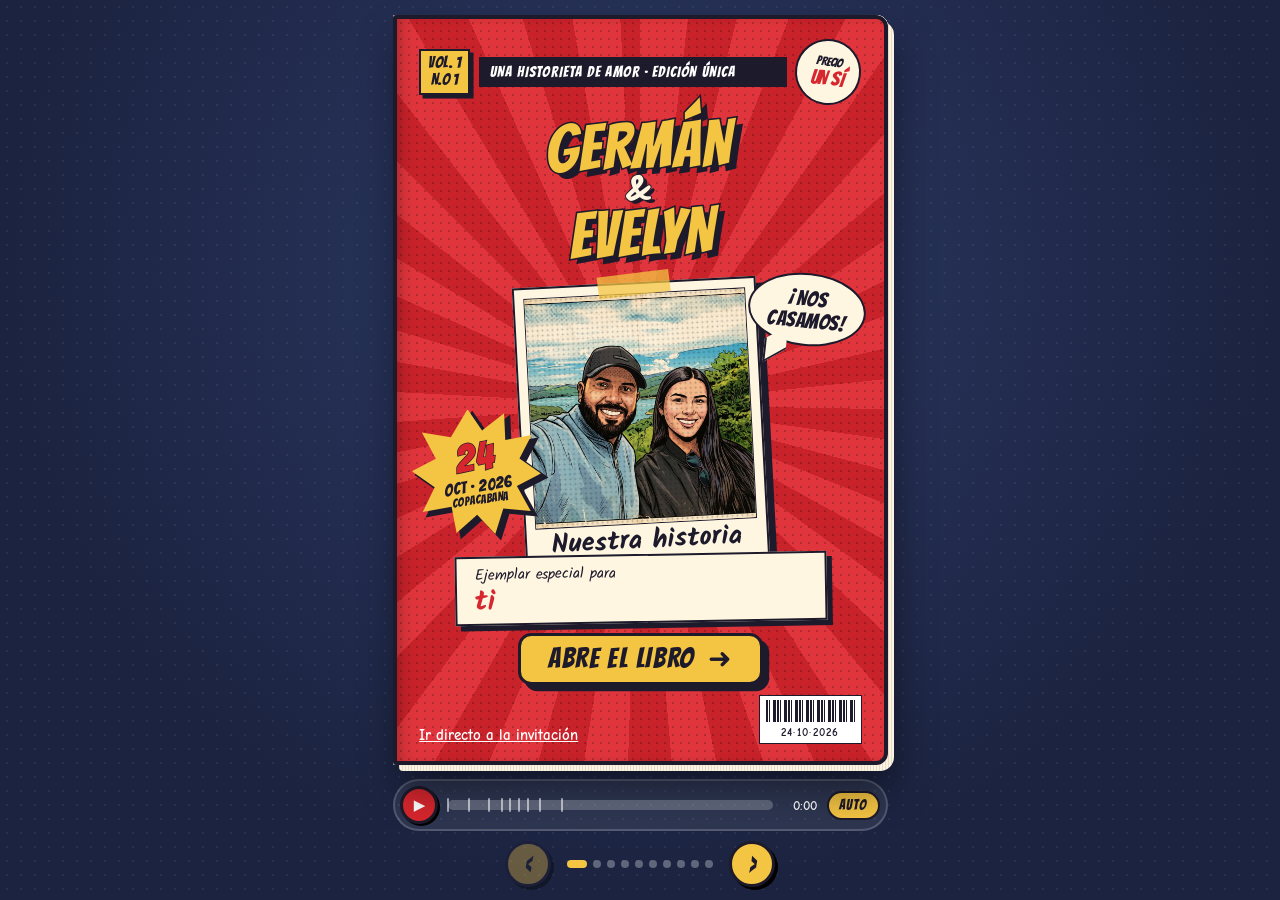
<file: index.html>
<!doctype html>
<html lang="es">
<head>
<meta charset="utf-8">
<meta name="viewport" content="width=device-width, initial-scale=1, viewport-fit=cover">
<title>Germán & Evelyn · Nuestra historia</title>
<meta name="description" content="Te invitamos a leer nuestra historia y a celebrar nuestro matrimonio el 24 de octubre de 2026 en Copacabana.">
<meta name="theme-color" content="#1b2340">

<!-- ===== Vista previa en WhatsApp / redes =====
     IMPORTANTE: reemplaza TU-USUARIO y TU-REPO por los de tu GitHub Pages
     (WhatsApp necesita la dirección completa de la imagen). -->
<meta property="og:type" content="website">
<meta property="og:site_name" content="Boda Germán & Evelyn">
<meta property="og:title" content="💍 Germán & Evelyn · ¡Nos casamos!">
<meta property="og:description" content="Sábado 24 de octubre de 2026 · Copacabana. Abre la invitación y lee nuestra historia.">
<meta property="og:image" content="https://kepler2412.github.io/invitacion-GE/assets/og-image.jpg">
<meta property="og:image:width" content="1200">
<meta property="og:image:height" content="630">
<meta property="og:url" content="https://kepler2412.github.io/invitacion-GE/">
<meta name="twitter:card" content="summary_large_image">
<link rel="icon" href="assets/favicon.svg" type="image/svg+xml">

<link rel="stylesheet" href="assets/fonts/fonts.css">

<style>
:root{
  --ink:#1d1a2b;
  --paper:#fbf4e6;
  --paper-2:#f3e7cf;
  --red:#d7262e;
  --red-d:#a3141b;
  --gold:#f4c443;
  --teal:#1f7a7a;
  --sky:#8fd3e8;
  --pink:#f5a3ad;
  --night:#1b2340;
  --leaf-w: min(92vw, calc((100svh - 150px) * .66), 520px);
}
*{box-sizing:border-box;margin:0;padding:0}
[hidden]{display:none!important}
html,body{height:100%}
body{
  font-family:"Comic Neue", "Comic Sans MS", system-ui, sans-serif;
  color:var(--ink);
  background:
    radial-gradient(rgba(255,255,255,.06) 1.2px, transparent 1.6px) 0 0/14px 14px,
    radial-gradient(ellipse at 50% 30%, #2d3a66 0%, var(--night) 70%);
  overflow:hidden;
  -webkit-tap-highlight-color:transparent;
}
.stage{
  height:100svh; display:flex; flex-direction:column; align-items:center; justify-content:center;
  gap:14px; padding:12px 0 calc(10px + env(safe-area-inset-bottom));
}

/* ================= LIBRO ================= */
.book{
  width:var(--leaf-w);
  height:clamp(calc(var(--leaf-w) * 1.5), calc(100svh - 150px), calc(var(--leaf-w) * 1.78));
  position:relative; perspective: 2200px;
}
.book::before{ /* bordes de hojas apiladas */
  content:""; position:absolute; inset:6px -6px -6px 6px; border-radius:4px 14px 14px 4px;
  background:repeating-linear-gradient(90deg,#e9dcc0 0 1px,#fbf4e6 1px 3px);
  box-shadow:0 18px 40px rgba(0,0,0,.45);
}
.leaf{
  position:absolute; inset:0; transform-origin:left center; container-type:size;
  transform-style:preserve-3d;
  transition: transform .95s cubic-bezier(.45,.05,.25,1);
}
.leaf.flipped{ transform: rotateY(-180deg); }
.leaf.gone{ visibility:hidden; }
.face{
  position:absolute; inset:0; backface-visibility:hidden; -webkit-backface-visibility:hidden;
  border-radius:3px 12px 12px 3px; overflow:hidden;
}
.face.back{
  transform:rotateY(180deg);
  background:linear-gradient(90deg,var(--paper-2),var(--paper));
  display:grid; place-items:center;
}
.face.back span{font-family:"Great Vibes",cursive; font-size:calc(var(--leaf-w) * .16); color:rgba(29,26,43,.12)}
.page{
  container-type:inline-size; /* el padding usa el ancho del libro (.leaf); el contenido, el de la página */
  background:
    radial-gradient(rgba(29,26,43,.07) .9px, transparent 1.2px) 0 0/7px 7px,
    var(--paper);
  padding:5cqi 5cqi 6cqi 6.5cqi;
  display:flex; flex-direction:column; gap:3cqi;
  box-shadow: inset 10px 0 18px -10px rgba(0,0,0,.35);
}
.page::after{ /* sombra que se mueve al pasar la hoja */
  content:""; position:absolute; inset:0; pointer-events:none;
  background:linear-gradient(90deg,rgba(0,0,0,.0),rgba(0,0,0,.25));
  opacity:0; transition:opacity .95s;
}
.leaf.turning .page::after{opacity:1}
.pagenum{position:absolute; bottom:1.8cqi; right:4cqi; font:700 2.8cqi "Comic Neue"; opacity:.45}

/* ================= ELEMENTOS DE HISTORIETA ================= */
.chapter{display:flex; align-items:center; gap:2.5cqi; flex-wrap:wrap}
.tag{
  font-family:"Bangers",cursive; letter-spacing:.06em; font-size:4cqi;
  background:var(--red); color:#fff; padding:.5cqi 2.5cqi; transform:skew(-8deg);
  border:.6cqi solid var(--ink); box-shadow:.9cqi .9cqi 0 var(--ink);
}
h2.title{
  font-family:"Bangers",cursive; font-weight:400; font-size:10cqi; line-height:.95; letter-spacing:.02em;
  color:var(--gold); -webkit-text-stroke:.55cqi var(--ink); paint-order:stroke fill;
  text-shadow:1cqi 1cqi 0 var(--ink);
}
.panel{
  position:relative; overflow:hidden; background:#fff;
  border:.8cqi solid var(--ink); box-shadow:1.4cqi 1.4cqi 0 var(--ink);
  border-radius:1.2cqi;
}
.panel img{width:100%; height:100%; object-fit:cover; display:block; filter:saturate(1.15) contrast(1.06)}
.panel.dots::after{
  content:""; position:absolute; inset:0; pointer-events:none; mix-blend-mode:multiply; opacity:.16;
  background:radial-gradient(#000 .7px, transparent 1.1px) 0 0/5px 5px;
}
.panel svg{width:100%; height:100%; display:block; overflow:visible}
.caption{
  background:var(--gold); border:.6cqi solid var(--ink); box-shadow:1cqi 1cqi 0 var(--ink);
  padding:2.2cqi 3cqi; font-size:4.1cqi; line-height:1.3; font-weight:700;
  text-align:justify; hyphens:auto; -webkit-hyphens:auto;
}
.caption.white{background:#fff}
.caption .who{font-family:"Bangers"; font-weight:400; letter-spacing:.05em; color:var(--red); margin-right:1cqi}
.bubble{
  position:absolute; background:#fff; border:.6cqi solid var(--ink); border-radius:5cqi;
  padding:1.6cqi 3cqi; font:700 3.8cqi/1.2 "Comic Neue"; z-index:2; max-width:62%;
  box-shadow:.8cqi .8cqi 0 rgba(0,0,0,.25);
}
.bubble::after{
  content:""; position:absolute; bottom:-3.4cqi; left:18%; width:4cqi; height:4cqi;
  background:#fff; border-right:.6cqi solid var(--ink); border-bottom:.6cqi solid var(--ink);
  transform:skew(30deg) rotate(35deg);
}
.burst{
  position:absolute; z-index:3; display:grid; place-items:center; text-align:center;
  font-family:"Bangers"; color:var(--ink); letter-spacing:.04em;
  background:var(--gold);
  clip-path:polygon(50% 0,61% 22%,85% 10%,77% 35%,100% 42%,79% 56%,94% 80%,67% 72%,58% 100%,46% 76%,22% 92%,27% 66%,0 58%,21% 43%,6% 18%,33% 27%);
  animation: pop 1.6s ease-in-out infinite;
}
@keyframes pop{0%,100%{transform:scale(1) rotate(-6deg)}50%{transform:scale(1.08) rotate(-2deg)}}
.polaroid{
  background:#fff; padding:1.6cqi 1.6cqi 5cqi; box-shadow:0 1.5cqi 3cqi rgba(0,0,0,.35);
  position:relative;
}
.polaroid img{width:100%; display:block; aspect-ratio:4/3; object-fit:cover}
.polaroid.inset{position:absolute; z-index:2; padding:1.2cqi 1.2cqi 4cqi}
.polaroid.inset small{font-size:3.6cqi; bottom:.6cqi}
.polaroid small{position:absolute; bottom:1.2cqi; left:0; right:0; text-align:center; font:400 4.4cqi "Great Vibes"; color:var(--ink)}
.tape{position:absolute; top:-2cqi; left:35%; width:30%; height:4.5cqi; background:rgba(244,196,67,.75); transform:rotate(-4deg)}
.next-hint{
  font-family:"Bangers"; letter-spacing:.06em; font-size:4.4cqi; text-align:right; color:var(--red);
}

/* ================= PORTADA ================= */
.cover{
  background:
    radial-gradient(rgba(0,0,0,.2) 1px, transparent 1.5px) 0 0/8px 8px,
    repeating-conic-gradient(from 0deg at 50% 52%, #e0353c 0 7deg, #c8222a 7deg 14deg);
  color:#fff; padding:4cqi 4.5cqi 3.5cqi; gap:2cqi; border:.9cqi solid var(--ink);
}
.c-top{display:flex; align-items:center; gap:2cqi}
.c-issue{flex:none; background:var(--gold); color:var(--ink); border:.6cqi solid var(--ink); box-shadow:.8cqi .8cqi 0 var(--ink);
  font:400 3.6cqi/1.05 "Bangers"; text-align:center; padding:1cqi 1.6cqi; letter-spacing:.03em}
.c-banner{flex:1; background:var(--ink); font:400 3.5cqi/1.15 "Bangers"; letter-spacing:.07em; padding:1.3cqi 2.4cqi}
.c-price{flex:none; width:15cqi; aspect-ratio:1; border-radius:50%; background:#fff6e2; color:var(--ink); border:.6cqi solid var(--ink);
  display:grid; place-content:center; text-align:center; font:400 2.8cqi/1 "Bangers"; transform:rotate(8deg)}
.c-price b{display:block; font-weight:400; font-size:4.6cqi; color:var(--red)}
.c-names{font:400 14.5cqi/.88 "Bangers"; text-align:center; letter-spacing:.02em; color:var(--gold);
  -webkit-text-stroke:.7cqi var(--ink); paint-order:stroke fill; text-shadow:1.4cqi 1.4cqi 0 var(--ink); transform:rotate(-2deg); margin:1cqi 0 0}
.c-names span{display:block; font:700 8cqi/1 "Kalam"; color:#fff6e2; -webkit-text-stroke:.45cqi var(--ink); text-shadow:.8cqi .8cqi 0 var(--ink); margin:-.5cqi 0}
.c-photo{position:relative; flex:1 1 auto; min-height:0; display:flex; justify-content:center; padding:2cqi 0 0}
.c-photo .polaroid{height:100%; aspect-ratio:.86; transform:rotate(-3deg); background:#fff6e2; border:.5cqi solid var(--ink);
  padding:2cqi 2cqi 9cqi; box-shadow:1.6cqi 1.6cqi 0 var(--ink)}
.c-photo .polaroid img{height:100%; aspect-ratio:auto; object-position:50% 30%; border:.4cqi solid var(--ink)}
.c-photo .polaroid::after{content:""; position:absolute; inset:2cqi 2cqi 9cqi; pointer-events:none; mix-blend-mode:multiply; opacity:.22;
  background:radial-gradient(#000 .8px, transparent 1.2px) 0 0/5px 5px}
.c-photo .polaroid small{font:700 6cqi/1 "Kalam"; bottom:2cqi; color:var(--ink)}
.c-photo .tape{top:-2.6cqi; height:5cqi}
.c-bubble{position:absolute; right:-1cqi; top:0; background:#fff6e2; color:var(--ink); border:.6cqi solid var(--ink); border-radius:50%;
  padding:3cqi 4cqi; font:400 4.8cqi/1 "Bangers"; text-align:center; letter-spacing:.03em; transform:rotate(6deg); z-index:3}
.c-bubble::after{content:""; position:absolute; left:16%; bottom:-3.4cqi; width:4.5cqi; height:5cqi; background:#fff6e2;
  border-left:.6cqi solid var(--ink); border-bottom:.6cqi solid var(--ink); transform:skewY(-35deg)}
.c-burst{position:absolute; left:-2cqi; bottom:6cqi; width:30cqi; aspect-ratio:1; z-index:3; display:grid; place-content:center; text-align:center;
  color:var(--ink); font:400 3.8cqi/1 "Bangers"; letter-spacing:.03em; transform:rotate(-8deg)}
.c-burst::before,.c-burst::after{content:""; position:absolute; inset:0; z-index:-1;
  clip-path:polygon(50% 0,59% 18%,78% 7%,76% 28%,97% 27%,85% 44%,100% 58%,80% 65%,88% 86%,67% 81%,58% 100%,46% 83%,28% 95%,27% 74%,4% 75%,16% 57%,0 42%,20% 35%,12% 13%,34% 20%)}
.c-burst::before{background:var(--ink); transform:translate(1cqi,1cqi)}
.c-burst::after{background:var(--gold); inset:.6cqi}
.c-burst b{display:block; font-weight:400; font-size:9cqi; color:var(--red); -webkit-text-stroke:.3cqi var(--ink); paint-order:stroke fill}
.c-burst small{font-size:2.8cqi}
.cover .for{align-self:center; background:#fff6e2; color:var(--ink); border:.6cqi solid var(--ink); box-shadow:1.2cqi 1.2cqi 0 var(--ink);
  padding:1.2cqi 4cqi 1.4cqi; font:400 3.4cqi "Kalam"; transform:rotate(-1deg); width:84%; margin-top:-5cqi; position:relative; z-index:4}
.cover .for strong{display:block; font:700 6.4cqi/1.05 "Kalam"; color:var(--red); word-break:break-word}
.c-open{align-self:center; display:flex; align-items:center; gap:3cqi; background:var(--gold); color:var(--ink); border:.7cqi solid var(--ink);
  border-radius:3cqi; box-shadow:1.4cqi 1.4cqi 0 var(--ink); padding:2cqi 6cqi; font:400 6.4cqi/1 "Bangers"; letter-spacing:.06em; cursor:pointer}
.c-open:active{transform:translate(.8cqi,.8cqi); box-shadow:.6cqi .6cqi 0 var(--ink)}
.c-open i{font-style:normal; display:inline-block; animation:nudge 1.3s ease-in-out infinite}
.c-open small{display:block; font:700 2.8cqi "Comic Neue"; letter-spacing:0; margin-top:.6cqi}
@keyframes nudge{50%{transform:translateX(1.5cqi)}}
.c-foot{display:flex; align-items:flex-end; justify-content:space-between; gap:2cqi}
.skip{background:none; border:0; color:#fff; font:700 3.3cqi "Comic Neue"; text-decoration:underline; cursor:pointer; padding:0}
.barcode{background:#fff; border:.4cqi solid var(--ink); padding:1cqi 1.4cqi .6cqi; text-align:center; color:var(--ink)}
.barcode i{display:block; width:20cqi; height:5cqi;
  background:repeating-linear-gradient(90deg,#1d1a2b 0 2px,transparent 2px 3px,#1d1a2b 3px 4px,transparent 4px 7px,#1d1a2b 7px 10px,transparent 10px 11px)}
.barcode span{font:700 2.4cqi "Comic Neue"; letter-spacing:.12em}

/* ================= ESCENAS SVG ================= */
.is-current .route{stroke-dasharray:6 7; animation:dash 1.2s linear infinite}
@keyframes dash{to{stroke-dashoffset:-26}}
.is-current .heart-pop{animation:heart 2.2s ease-in-out infinite; transform-origin:center; transform-box:fill-box}
@keyframes heart{0%,100%{transform:scale(.8)}50%{transform:scale(1.25)}}
.is-current .bob{animation:bob .35s ease-in-out infinite alternate}
@keyframes bob{to{transform:translateY(-2px)}}
.is-current .road-dash{animation:road .5s linear infinite}
@keyframes road{to{stroke-dashoffset:-50}}
.is-current .hills{animation:hills 9s linear infinite}
@keyframes hills{to{transform:translateX(-400px)}}
.is-current .cloud{animation:cloud 14s linear infinite}
@keyframes cloud{from{transform:translateX(420px)}to{transform:translateX(-160px)}}
.is-current .float-heart{animation:floatUp 3.2s ease-in infinite; transform-box:fill-box}
@keyframes floatUp{0%{transform:translateY(0) scale(.6);opacity:0}15%{opacity:1}100%{transform:translateY(-90px) scale(1.2);opacity:0}}
.is-current .speed{animation:speed .4s linear infinite}
@keyframes speed{from{transform:translateX(0);opacity:1}to{transform:translateX(-30px);opacity:0}}

/* Contraste culturas */
.versus{display:grid; grid-template-columns:1fr auto 1fr; align-items:stretch; gap:2cqi; padding:2.5cqi; background:#fff}
.versus .col{display:flex; flex-direction:column; gap:1.4cqi; font-size:3.5cqi; font-weight:700; text-align:center}
.versus .col h4{font-family:"Bangers"; font-weight:400; font-size:5.4cqi; letter-spacing:.04em; color:var(--teal)}
.versus .col:last-child h4{color:var(--red)}
.versus .col span{background:var(--paper); border:.4cqi solid var(--ink); border-radius:2cqi; padding:.9cqi .5cqi}
.versus .vs{font-family:"Bangers"; font-size:8cqi; align-self:center; color:var(--gold); -webkit-text-stroke:.4cqi var(--ink); paint-order:stroke fill}

/* ================= INVITACIÓN ================= */
.formal{background:
    radial-gradient(rgba(29,26,43,.05) .9px, transparent 1.2px) 0 0/7px 7px,
    linear-gradient(#fffaf0,#f7ecd6);
  text-align:center; align-items:center; overflow-y:auto; scrollbar-width:thin;
}
.frame{position:absolute; inset:2.6cqi; border:.5cqi solid #c9a24a; border-radius:2cqi; pointer-events:none}
.frame::after{content:""; position:absolute; inset:1.2cqi; border:.25cqi solid #c9a24a; border-radius:1.4cqi}
.dear{font-family:"Great Vibes"; font-size:11cqi; color:var(--red); line-height:1; margin-top:2cqi; word-break:break-word}
.lead{font-size:4cqi; line-height:1.35; max-width:88%}
.couple{font-family:"Great Vibes"; font-size:12cqi; line-height:1; color:var(--ink)}
.couple i{font-style:normal; color:#c9a24a; font-size:8cqi}
.datebox{display:flex; align-items:center; gap:3cqi; font-family:"Bangers"; letter-spacing:.06em}
.datebox .side{font-size:4.4cqi; border-top:.4cqi solid var(--ink); border-bottom:.4cqi solid var(--ink); padding:.8cqi 2cqi}
.datebox .day{font-size:15cqi; line-height:.9; color:var(--red); -webkit-text-stroke:.35cqi var(--ink); paint-order:stroke fill}
.countdown{display:flex; gap:2cqi}
.countdown div{background:var(--ink); color:#fff; border-radius:2cqi; padding:1.4cqi 2.4cqi; min-width:14cqi}
.countdown b{display:block; font-family:"Bangers"; font-weight:400; font-size:7cqi; color:var(--gold); line-height:1}
.countdown small{font-size:2.8cqi; text-transform:uppercase; letter-spacing:.05em}
.places{display:grid; gap:2.4cqi; width:90%}
.place{
  display:grid; grid-template-columns:auto 1fr; gap:2.5cqi; align-items:center; text-align:left;
  background:#fff; border:.5cqi solid var(--ink); border-radius:2.5cqi; padding:2.2cqi 3cqi; box-shadow:1cqi 1cqi 0 var(--ink);
}
.place .ico{font-size:8cqi}
.place h5{font-family:"Bangers"; font-weight:400; letter-spacing:.05em; font-size:4.6cqi; color:var(--red)}
.place p{font-size:3.6cqi; line-height:1.25; font-weight:700}
.place a{font-size:3.3cqi; color:var(--teal); font-weight:700}
.btn{
  display:inline-flex; align-items:center; justify-content:center; gap:1.5cqi;
  font:700 4cqi "Comic Neue"; padding:2cqi 4cqi; border-radius:999px; cursor:pointer;
  border:.6cqi solid var(--ink); box-shadow:.9cqi .9cqi 0 var(--ink); text-decoration:none;
  background:#fff; color:var(--ink); transition:transform .1s;
}
.btn:active{transform:translate(.6cqi,.6cqi); box-shadow:.3cqi .3cqi 0 var(--ink)}
.btn.yes{background:#2bb673; color:#fff}
.btn.no{background:#fff}
.btn.wa{background:#25d366; color:#fff}
.btn.gold{background:var(--gold)}
.btn[disabled]{opacity:.6; cursor:wait}
.rsvp-box{width:92%; display:flex; flex-direction:column; gap:3cqi; align-items:center}
.cupos{font-size:4cqi; font-weight:700; background:var(--gold); border:.5cqi solid var(--ink); padding:1.5cqi 3cqi; border-radius:2cqi}
.field{display:flex; flex-direction:column; gap:1cqi; width:100%; text-align:left; font:700 3.6cqi "Comic Neue"}
.field select,.field textarea{font:400 4cqi "Comic Neue"; padding:1.6cqi 2cqi; border:.5cqi solid var(--ink); border-radius:2cqi; background:#fff; width:100%}
.field textarea{min-height:15cqi; resize:none}
.choice{display:flex; gap:3cqi; flex-wrap:wrap; justify-content:center}
.result{font-size:4cqi; font-weight:700; padding:2.4cqi 3cqi; border-radius:2.5cqi; border:.5cqi dashed var(--ink); background:#fff; display:none}
.result.show{display:block}
.deadline{font-size:3.6cqi; font-weight:700; color:var(--red)}
.gift{display:grid; grid-template-columns:auto 1fr; gap:2.5cqi; align-items:center; text-align:left; width:92%;
  background:#fff; border:.5cqi dashed #c9a24a; border-radius:2.5cqi; padding:2cqi 3cqi; position:relative}
.gift-ico{font-size:9cqi; line-height:1}
.gift h5{font-family:"Bangers"; font-weight:400; letter-spacing:.05em; font-size:5cqi; color:var(--red)}
.gift p{font-size:3.5cqi; line-height:1.3; font-weight:700; text-align:justify; hyphens:auto; -webkit-hyphens:auto}
.thanks{font-family:"Great Vibes"; font-size:8.5cqi; line-height:1.05}
.circle-photo{width:30cqi; aspect-ratio:1; border-radius:50%; overflow:hidden; border:.8cqi solid #fff; box-shadow:0 0 0 .5cqi #c9a24a, 0 2cqi 4cqi rgba(0,0,0,.25)}
.circle-photo img{width:100%; height:100%; object-fit:cover; object-position:50% 20%}

/* ================= CONTROLES ================= */
.dock{width:var(--leaf-w); display:flex; flex-direction:column; gap:10px; align-items:center}
.player{width:100%; display:flex; align-items:center; gap:10px; background:rgba(255,255,255,.08); border:2px solid rgba(255,255,255,.18);
  border-radius:999px; padding:5px 6px 5px 5px; color:#fff; font:700 13px "Comic Neue"}
.pbtn{flex:none; width:38px; height:38px; border-radius:50%; border:3px solid var(--ink); background:var(--red); color:#fff; font:400 15px/1 system-ui;
  box-shadow:2px 2px 0 #000; cursor:pointer; display:grid; place-items:center; padding-left:2px}
.pbtn.playing{padding-left:0}
.track{position:relative; flex:1; height:10px; border-radius:999px; background:rgba(255,255,255,.22); cursor:pointer; touch-action:none}
.track .fill{position:absolute; inset:0 auto 0 0; width:0; border-radius:999px; background:var(--gold)}
.track .ticks i{position:absolute; top:-2px; width:2px; height:14px; margin-left:-1px; border-radius:2px; background:#fff; opacity:.55}
.time{flex:none; min-width:34px; text-align:right; font-variant-numeric:tabular-nums}
.auto{flex:none; border:2px solid rgba(255,255,255,.5); background:transparent; color:#fff; border-radius:999px; padding:5px 10px;
  font:400 14px "Bangers"; letter-spacing:.08em; cursor:pointer}
.auto.on{background:var(--gold); color:var(--ink); border-color:var(--ink)}
.controls{display:flex; align-items:center; gap:16px; color:#fff; font:700 15px "Comic Neue"}
.nav{
  width:46px; height:46px; border-radius:50%; border:3px solid var(--ink); background:var(--gold);
  font:400 24px "Bangers"; color:var(--ink); cursor:pointer; box-shadow:3px 3px 0 #000; display:grid; place-items:center;
}
.nav:disabled{opacity:.35; cursor:default}
.dots-ind{display:flex; gap:6px}
.dots-ind i{width:8px; height:8px; border-radius:50%; background:rgba(255,255,255,.3); transition:.3s}
.dots-ind i.on{background:var(--gold); width:20px; border-radius:6px}
@media (prefers-reduced-motion: reduce){ .leaf{transition-duration:.01s} *{animation:none!important} }
</style>
</head>
<body>

<!-- Personajes reutilizables -->
<svg width="0" height="0" style="position:absolute" aria-hidden="true">
  <defs>
    <symbol id="chibi-g" viewBox="0 0 40 60">
      <rect x="9" y="30" width="22" height="24" rx="7" fill="#fff" stroke="#1d1a2b" stroke-width="1.6"/>
      <circle cx="9" cy="20" r="2.6" fill="#d39a72" stroke="#1d1a2b" stroke-width="1.2"/>
      <circle cx="31" cy="20" r="2.6" fill="#d39a72" stroke="#1d1a2b" stroke-width="1.2"/>
      <circle cx="20" cy="19" r="11" fill="#d9a27c" stroke="#1d1a2b" stroke-width="1.6"/>
      <path d="M10.5 20 Q11 30 20 31 Q29 30 29.5 20 Q27 27 20 27.5 Q13 27 10.5 20Z" fill="#2a1d16"/>
      <path d="M16.5 24.5 Q20 27 23.5 24.5" stroke="#fff" stroke-width="1.4" fill="none" stroke-linecap="round"/>
      <circle cx="16" cy="18.5" r="1.5" fill="#1d1a2b"/><circle cx="24" cy="18.5" r="1.5" fill="#1d1a2b"/>
      <g fill="#1b1410" stroke="#1d1a2b" stroke-width=".8">
        <circle cx="12" cy="11" r="4"/><circle cx="16.5" cy="7.5" r="4.4"/><circle cx="22" cy="7" r="4.4"/>
        <circle cx="27.5" cy="10" r="4"/><circle cx="19.5" cy="10" r="4"/>
      </g>
    </symbol>
    <symbol id="chibi-e" viewBox="0 0 40 60">
      <path d="M8 18 Q8 5 20 5 Q32 5 32 18 L34 50 Q27 54 20 51 Q13 54 6 50Z" fill="#120d0d"/>
      <rect x="10.5" y="31" width="19" height="23" rx="7" fill="#f06b7a" stroke="#1d1a2b" stroke-width="1.6"/>
      <circle cx="20" cy="19" r="10.5" fill="#f2caa6" stroke="#1d1a2b" stroke-width="1.6"/>
      <path d="M9.4 19 Q9.5 7 20 7 Q30.5 7 30.6 19 Q27 11.5 21 12 Q14 11.5 9.4 19Z" fill="#120d0d"/>
      <circle cx="16" cy="20" r="1.5" fill="#1d1a2b"/><circle cx="24" cy="20" r="1.5" fill="#1d1a2b"/>
      <circle cx="13.5" cy="23.5" r="1.8" fill="#f59aa0" opacity=".7"/><circle cx="26.5" cy="23.5" r="1.8" fill="#f59aa0" opacity=".7"/>
      <path d="M17.5 25 Q20 27.6 22.5 25" stroke="#d7262e" stroke-width="1.8" fill="none" stroke-linecap="round"/>
    </symbol>
    <symbol id="chibi-h" viewBox="0 0 40 60">
      <rect x="11" y="33" width="18" height="20" rx="6" fill="#d7262e" stroke="#1d1a2b" stroke-width="1.6"/>
      <circle cx="20" cy="23" r="10" fill="#f0c7a2" stroke="#1d1a2b" stroke-width="1.6"/>
      <path d="M10 22 Q10 12 20 12 Q30 12 30 22 Q27 16 20 17 Q14 16 10 22Z" fill="#3a2418"/>
      <circle cx="16.5" cy="24" r="1.4" fill="#1d1a2b"/><circle cx="23.5" cy="24" r="1.4" fill="#1d1a2b"/>
      <path d="M16.5 27.5 Q20 31 23.5 27.5" stroke="#1d1a2b" stroke-width="1.3" fill="#fff" stroke-linecap="round"/>
    </symbol>
    <symbol id="moto" viewBox="0 0 130 70">
      <circle cx="26" cy="52" r="14" fill="#1d1a2b"/><circle cx="26" cy="52" r="7" fill="#c9c9d1" stroke="#1d1a2b" stroke-width="2"/>
      <circle cx="104" cy="52" r="14" fill="#1d1a2b"/><circle cx="104" cy="52" r="7" fill="#c9c9d1" stroke="#1d1a2b" stroke-width="2"/>
      <path d="M30 50 L58 50 L66 40 L44 40Z" fill="#8e8e99" stroke="#1d1a2b" stroke-width="2"/>
      <path d="M18 40 L48 37 L90 30 L100 40 L72 46 L40 48 Q22 49 18 40Z" fill="#d7262e" stroke="#1d1a2b" stroke-width="2.4" stroke-linejoin="round"/>
      <path d="M22 37 Q40 30 64 31 L62 37 L24 41Z" fill="#1d1a2b"/>
      <path d="M64 30 Q74 22 88 26 L92 32 L70 36Z" fill="#e8343c" stroke="#1d1a2b" stroke-width="2"/>
      <line x1="96" y1="22" x2="104" y2="52" stroke="#1d1a2b" stroke-width="3.5"/>
      <path d="M90 18 L100 14" stroke="#1d1a2b" stroke-width="3" stroke-linecap="round"/>
      <circle cx="104" cy="26" r="4.5" fill="#f4c443" stroke="#1d1a2b" stroke-width="2"/>
      <path d="M10 46 L30 47" stroke="#8e8e99" stroke-width="4" stroke-linecap="round"/>
      <text x="70" y="44" font-family="Bangers" font-size="7" fill="#fff">AKT 110</text>
    </symbol>
    <symbol id="heart" viewBox="0 0 24 22"><path d="M12 21 C-6 9 4 -4 12 5 C20 -4 30 9 12 21Z" fill="#d7262e" stroke="#1d1a2b" stroke-width="1.5"/></symbol>
  </defs>
</svg>

<audio id="audio" preload="metadata"></audio>

<main class="stage">
  <div class="book" id="book" aria-live="polite">

    <!-- 0 · PORTADA -->
    <section class="leaf"><div class="face front page cover">
      <div class="c-top">
        <div class="c-issue">VOL. 1<br>N.º 1</div>
        <div class="c-banner">UNA HISTORIETA DE AMOR · EDICIÓN ÚNICA</div>
        <div class="c-price">PRECIO<b>UN SÍ</b></div>
      </div>
      <h1 class="c-names">GERMÁN<span>&amp;</span>EVELYN</h1>
      <div class="c-photo">
        <div class="polaroid"><div class="tape"></div><img src="assets/fotos/selfie-juntos.jpg" alt="Germán y Evelyn"><small>Nuestra historia</small></div>
        <div class="c-bubble">¡NOS<br>CASAMOS!</div>
        <div class="c-burst"><b class="js-day">24</b><span class="js-month">OCT · 2026</span><small class="js-city">COPACABANA</small></div>
      </div>
      <div class="for">Ejemplar especial para<strong class="js-name">ti</strong></div>
      <button class="c-open" type="button" id="openBook">ABRE EL LIBRO <i>➜</i></button>
      <div class="c-foot">
        <button class="skip" type="button" data-goto>Ir directo a la invitación</button>
        <div class="barcode" aria-hidden="true"><i></i><span class="js-barcode">24·10·2026</span></div>
      </div>
    </div><div class="face back"><span>G&amp;E</span></div></section>

    <!-- 1 · EL ORIGEN -->
    <section class="leaf"><div class="face front page">
      <div class="chapter"><span class="tag">CAPÍTULO 1</span><h2 class="title">El origen</h2></div>
      <div class="panel" style="flex:1 1 auto; min-height:0">
        <svg viewBox="0 0 300 230" preserveAspectRatio="xMidYMid meet" role="img" aria-label="Mapa de Antioquia de Apartadó a Medellín">
          <rect x="-200" y="-300" width="700" height="830" fill="#9fd8ea"/>
          <g stroke="#fff" stroke-opacity=".5" fill="none"><path d="M5 40 q10 -5 20 0 t20 0"/><path d="M8 110 q10 -5 20 0 t20 0"/><path d="M250 205 q10 -5 20 0 t20 0"/></g>
          <path d="M55 28 L92 16 L138 30 L176 20 L218 36 L250 68 L256 112 L238 152 L216 192 L180 226 L138 232 L118 204 L104 168 L94 130 L76 98 L58 82 L50 56Z"
                fill="#f6dc8f" stroke="#1d1a2b" stroke-width="2.5" stroke-linejoin="round"/>
          <g fill="#8cc06b" stroke="#1d1a2b" stroke-width="1.2"><path d="M150 205 l12 -20 l12 20Z"/><path d="M165 210 l14 -24 l14 24Z"/><path d="M190 200 l10 -16 l10 16Z"/></g>
          <g fill="#3f9a4a"><circle cx="66" cy="70" r="5"/><circle cx="76" cy="78" r="4"/><circle cx="60" cy="88" r="4"/></g>
          <text x="18" y="22" font-family="Bangers" font-size="11" fill="#1d6f8a" letter-spacing="1">GOLFO DE URABÁ</text>
          <path class="route" d="M80 62 Q92 160 180 176" fill="none" stroke="#d7262e" stroke-width="3" stroke-linecap="round"/>
          <g transform="translate(118 118)"><rect x="-26" y="-10" width="52" height="18" rx="4" fill="#1d1a2b"/><text x="0" y="3.5" text-anchor="middle" font-family="Bangers" font-size="11" fill="#f4c443" letter-spacing=".5">+300 KM</text></g>
          <!-- Apartadó -->
          <g transform="translate(80 62)"><path d="M0 0 C-8 -10 -8 -18 0 -18 C8 -18 8 -10 0 0Z" fill="#d7262e" stroke="#1d1a2b" stroke-width="1.5"/><circle cy="-12" r="3" fill="#fff"/></g>
          <use href="#chibi-g" x="88" y="34" width="26" height="39"/>
          <g transform="translate(86 92)"><rect x="-2" y="-9" width="56" height="13" rx="3" fill="#fff" stroke="#1d1a2b"/><text x="26" y="1" text-anchor="middle" font-family="Bangers" font-size="10" fill="#1d1a2b">APARTADÓ</text></g>
          <!-- Medellín -->
          <g transform="translate(180 176)"><path d="M0 0 C-8 -10 -8 -18 0 -18 C8 -18 8 -10 0 0Z" fill="#d7262e" stroke="#1d1a2b" stroke-width="1.5"/><circle cy="-12" r="3" fill="#fff"/></g>
          <use href="#chibi-e" x="190" y="140" width="26" height="39"/>
          <g transform="translate(150 196)"><rect x="-2" y="-9" width="56" height="13" rx="3" fill="#fff" stroke="#1d1a2b"/><text x="26" y="1" text-anchor="middle" font-family="Bangers" font-size="10" fill="#1d1a2b">MEDELLÍN</text></g>
          <use class="heart-pop" href="#heart" x="160" y="60" width="26" height="24"/>
        </svg>
      </div>
      <div style="display:grid; grid-template-columns:1fr 34%; gap:3cqi; align-items:center">
        <div class="caption">Hace 8 años, Medellín y Apartadó estaban a más de 300 kilómetros… pero el destino decidió recortar el camino, y de repente la distancia entre nosotros se volvió <b style="color:var(--red)">cero</b>.</div>
        <div class="polaroid" style="transform:rotate(4deg)"><div class="tape"></div><img src="assets/ilustraciones/cap1-2018.jpg" alt="Germán y Evelyn en 2018"><small>sept · 2018</small></div>
      </div>
      <span class="pagenum">1</span>
    </div><div class="face back"><span>G&amp;E</span></div></section>

    <!-- 2 · LA AKT 110 -->
    <section class="leaf"><div class="face front page">
      <div class="chapter"><span class="tag">CAPÍTULO 2</span><h2 class="title">La AKT 110 roja</h2></div>
      <div class="panel" style="flex:1 1 auto; min-height:0; max-height:62cqi">
        <svg viewBox="0 0 400 260" preserveAspectRatio="xMidYMid meet" role="img" aria-label="Germán y Evelyn en la moto roja">
          <defs><linearGradient id="sky1" x1="0" y1="0" x2="0" y2="1"><stop offset="0" stop-color="#7cc8e6"/><stop offset="1" stop-color="#ffe7b0"/></linearGradient></defs>
          <rect x="-200" y="-300" width="800" height="400" fill="#7cc8e6"/><rect width="400" height="260" fill="url(#sky1)"/><rect x="-200" y="196" width="800" height="400" fill="#3c3c4a"/>
          <circle cx="320" cy="60" r="28" fill="#ffd34d" stroke="#1d1a2b" stroke-width="2.5"/>
          <g class="cloud"><path d="M40 50 a14 14 0 0 1 26 -6 a12 12 0 0 1 22 6 a10 10 0 0 1 0 20 h-48 a10 10 0 0 1 0 -20Z" fill="#fff" stroke="#1d1a2b" stroke-width="2"/></g>
          <g class="hills">
            <path d="M0 200 L40 130 L90 175 L140 110 L200 180 L250 125 L310 185 L360 120 L400 170 L440 130 L490 175 L540 110 L600 180 L650 125 L710 185 L760 120 L800 170 L800 200Z" fill="#6fb35b" stroke="#1d1a2b" stroke-width="2.2" stroke-linejoin="round"/>
            <g fill="#2f7d3a" stroke="#1d1a2b" stroke-width="1.5">
              <path d="M60 196 l6 -26 l6 26Z"/><path d="M180 196 l6 -22 l6 22Z"/><path d="M330 196 l6 -26 l6 26Z"/>
              <path d="M460 196 l6 -26 l6 26Z"/><path d="M580 196 l6 -22 l6 22Z"/><path d="M730 196 l6 -26 l6 26Z"/>
            </g>
          </g>
          <rect x="-200" y="196" width="800" height="64" fill="#3c3c4a" stroke="#1d1a2b" stroke-width="2.5"/>
          <line class="road-dash" x1="-200" y1="232" x2="620" y2="232" stroke="#f4c443" stroke-width="5" stroke-dasharray="28 22"/>
          <g stroke="#1d1a2b" stroke-width="3" stroke-linecap="round">
            <line class="speed" x1="60" y1="170" x2="100" y2="170"/><line class="speed" x1="40" y1="186" x2="90" y2="186" style="animation-delay:.15s"/><line class="speed" x1="70" y1="154" x2="104" y2="154" style="animation-delay:.25s"/>
          </g>
          <g class="bob">
            <use href="#chibi-e" x="133" y="120" width="44" height="66"/>
            <use href="#chibi-g" x="166" y="114" width="46" height="69"/>
            <use href="#moto" x="110" y="138" width="170" height="92"/>
          </g>
          <use class="heart-pop" href="#heart" x="196" y="88" width="22" height="20"/>
        </svg>
        <div class="burst" style="width:30cqi; height:22cqi; top:3cqi; left:3cqi; font-size:6cqi">BRRRUM!</div>
      </div>
      <div class="panel dots" style="flex:1 1 auto; min-height:22cqi"><img src="assets/ilustraciones/cap2-mirador.jpg" alt="Germán y Evelyn en un mirador" style="object-position:50% 45%">
        <div class="bubble" style="right:3cqi; top:3cqi; max-width:50%">¡Kilómetros y kilómetros juntos! 🛣️</div></div>
      <div class="caption white">Montados en la AKT 110 roja empezamos a recorrer un camino juntos. No siempre fue fácil: nos tocó enlazar costumbres, acoplar dos familias, entender nuestras diferencias y construir día a día nuestro propio hogar.</div>
      <span class="pagenum">2</span>
    </div><div class="face back"><span>G&amp;E</span></div></section>

    <!-- 3 · DOS MUNDOS -->
    <section class="leaf"><div class="face front page">
      <div class="chapter"><span class="tag">CAPÍTULO 3</span><h2 class="title">Dos mundos, un hogar</h2></div>
      <div style="flex:1 1 auto; min-height:0; display:grid; grid-template-columns:1fr 1fr; gap:3cqi">
        <div class="panel dots"><img src="assets/ilustraciones/cap3-gorra-roja.jpg" alt="Germán y Evelyn sonriendo" style="object-position:45% 40%">
          <div class="bubble" style="left:2.5cqi; bottom:3cqi; max-width:88%; font-size:3.4cqi">¡Paisa + urabaense = combo perfecto!</div></div>
        <div class="panel dots"><img src="assets/ilustraciones/cap3-jardin.jpg" alt="Evelyn y Germán en un jardín" style="object-position:58% 40%"></div>
      </div>
      <div class="panel versus">
        <div class="col"><h4>Medellín</h4><span>🏔️ Montañas</span><span>🧥 Fresquito</span><span>🫘 Frijolitos</span></div>
        <div class="vs">VS</div>
        <div class="col"><h4>Urabá</h4><span>🌊 Mar</span><span>☀️ Calorcito</span><span>🐟 Pescado y patacón</span></div>
      </div>
      <div class="caption">Fueron años de aprender a querernos en lo cotidiano, de reírnos de los contrastes, de crecer, emprender y soñar con un futuro en común.</div>
      <span class="pagenum">3</span>
    </div><div class="face back"><span>G&amp;E</span></div></section>

    <!-- 4 · LA GRAN NOTICIA -->
    <section class="leaf"><div class="face front page">
      <div class="chapter"><span class="tag">CAPÍTULO 4</span><h2 class="title">La gran noticia</h2></div>
      <div class="panel dots" style="flex:1 1 auto; min-height:0">
        <img src="assets/ilustraciones/cap4-esperando.jpg" alt="Evelyn y Germán esperando a su bebé" style="object-position:60% 55%">
        <div class="burst" style="width:40cqi; height:28cqi; top:4cqi; left:3cqi; font-size:6.4cqi">¡SORPRESA!</div>
        <div class="bubble" style="right:4cqi; bottom:6cqi; max-width:52%">¡Vamos a ser tres! 💛</div>
      </div>
      <div class="caption">Un día, la historia dio el giro más bonito de todos: la familia iba a crecer.</div>
      <span class="pagenum">4</span>
    </div><div class="face back"><span>G&amp;E</span></div></section>

    <!-- 5 · NUESTRO TESORO -->
    <section class="leaf"><div class="face front page">
      <div class="chapter"><span class="tag">CAPÍTULO 5</span><h2 class="title">Nuestro tesoro</h2></div>
      <div style="flex:1 1 auto; min-height:0; display:grid; grid-template-rows:1.15fr 1fr; gap:3cqi">
        <div class="panel dots"><img src="assets/ilustraciones/cap5-finca.jpg" alt="Familia en la finca con el bebé" style="object-position:50% 40%"></div>
        <div class="panel dots"><img src="assets/ilustraciones/cap5-escaleras.jpg" alt="Familia sentada bajo las flores" style="object-position:50% 78%">
          <div class="bubble" style="right:3cqi; top:3cqi; max-width:50%">¡Bienvenido, campeón! 💛</div></div>
      </div>
      <div class="caption">Y llegó él, nuestro mayor tesoro, a llenarlo todo de risas. Dos familias se volvieron una sola. 👨‍👩‍👦</div>
      <span class="pagenum">5</span>
    </div><div class="face back"><span>G&amp;E</span></div></section>

    <!-- 6 · CRECIENDO JUNTOS -->
    <section class="leaf"><div class="face front page">
      <div class="chapter"><span class="tag">CAPÍTULO 6</span><h2 class="title">Creciendo juntos</h2></div>
      <div style="flex:1 1 auto; min-height:0; display:grid; grid-template-columns:1fr 1fr; grid-template-rows:1.15fr 1fr; gap:3cqi">
        <div class="panel dots" style="grid-column:1/3"><img src="assets/ilustraciones/cap6-moto.jpg" alt="Familia junto a la moto" style="object-position:50% 35%">
          <div class="bubble" style="left:3cqi; top:3cqi; max-width:52%">¡La moto roja ya tiene copiloto nuevo! 🏍️</div></div>
        <div class="panel dots"><img src="assets/ilustraciones/cap6-noche.jpg" alt="Familia de noche" style="object-position:45% 40%"></div>
        <div class="panel dots"><img src="assets/ilustraciones/cap6-restaurante.jpg" alt="Familia haciendo caras chistosas" style="object-position:40% 65%">
          <div class="burst" style="width:22cqi; height:16cqi; right:1cqi; top:1cqi; font-size:3.8cqi">¡JAJA!</div></div>
      </div>
      <div class="caption">Navidades, madrugadas, aprendizajes y mucho amor: cada día construyendo nuestro propio hogar.</div>
      <span class="pagenum">6</span>
    </div><div class="face back"><span>G&amp;E</span></div></section>

    <!-- 7 · EL DESTINO -->
    <section class="leaf"><div class="face front page">
      <div class="chapter"><span class="tag">CAPÍTULO 7</span><h2 class="title">El destino</h2></div>
      <div class="panel" style="flex:1 1 auto; min-height:0">
        <svg viewBox="0 0 400 260" preserveAspectRatio="xMidYMid meet" role="img" aria-label="La familia llega a la iglesia">
          <defs><linearGradient id="sky2" x1="0" y1="0" x2="0" y2="1"><stop offset="0" stop-color="#f7a8b0"/><stop offset=".6" stop-color="#ffd59a"/><stop offset="1" stop-color="#fff1c9"/></linearGradient></defs>
          <rect x="-200" y="-300" width="800" height="400" fill="#f7a8b0"/><rect x="-200" y="0" width="800" height="260" fill="url(#sky2)"/><rect x="-200" y="230" width="800" height="400" fill="#7cbc63"/>
          <path d="M-200 200 Q-100 160 0 190 Q80 150 160 180 T400 170 Q500 160 600 180 V300 H-200Z" fill="#7cbc63" stroke="#1d1a2b" stroke-width="2.2"/>
          <path d="M-10 260 Q120 222 250 214 L300 214 L300 222 Q160 236 40 260Z" fill="#3c3c4a" stroke="#1d1a2b" stroke-width="2"/>
          <!-- Iglesia -->
          <g stroke="#1d1a2b" stroke-width="2.4" stroke-linejoin="round">
            <rect x="262" y="120" width="104" height="96" fill="#fffaf0"/>
            <path d="M252 122 L314 78 L376 122Z" fill="#c64a3a"/>
            <rect x="296" y="46" width="36" height="60" fill="#fffaf0"/>
            <path d="M290 48 L314 22 L338 48Z" fill="#c64a3a"/>
            <path d="M314 22 V6 M307 12 H321" stroke-width="3"/>
            <path d="M306 72 a8 8 0 0 1 16 0 v12 h-16Z" fill="#f4c443"/>
            <path d="M298 216 V178 a16 16 0 0 1 32 0 V216Z" fill="#8a4b2c"/>
            <rect x="272" y="140" width="16" height="24" rx="8" fill="#9fd8ea"/><rect x="340" y="140" width="16" height="24" rx="8" fill="#9fd8ea"/>
          </g>
          <use href="#moto" x="40" y="182" width="96" height="52"/>
          <use href="#chibi-g" x="196" y="160" width="40" height="60"/>
          <use href="#chibi-h" x="226" y="178" width="30" height="45"/>
          <use href="#chibi-e" x="250" y="160" width="38" height="57"/>
          <use class="float-heart" href="#heart" x="214" y="140" width="18" height="16"/>
          <use class="float-heart" href="#heart" x="246" y="130" width="14" height="13" style="animation-delay:1.1s"/>
          <use class="float-heart" href="#heart" x="280" y="146" width="16" height="15" style="animation-delay:2s"/>
          <g transform="translate(110 40) rotate(-6)"><rect x="-70" y="-16" width="140" height="30" fill="#fff" stroke="#1d1a2b" stroke-width="2.4"/><text y="7" text-anchor="middle" font-family="Bangers" font-size="20" fill="#d7262e" letter-spacing="1">24 · 10 · 2026</text></g>
        </svg>
      </div>
      <div class="caption white">Hoy, cada kilómetro recorrido nos trajo hasta aquí, convencidos de que no hay mejor compañero de viaje para el resto de la vida.</div>
      <div class="next-hint">CONTINUARÁ… ¡CONTIGO! ➜</div>
      <span class="pagenum">7</span>
    </div><div class="face back"><span>G&amp;E</span></div></section>

    <!-- 8 · INVITACIÓN -->
    <section class="leaf"><div class="face front page formal">
      <div class="frame"></div>
      <div class="dear js-name">Querida familia y amigos</div>
      <p class="lead">con la bendición de Dios y el amor de nuestro hijo, tenemos el honor de invitarte a celebrar nuestro matrimonio</p>
      <div class="couple">Germán <i>&amp;</i> Evelyn</div>
      <div class="datebox"><span class="side">SÁBADO</span><span class="day">24</span><span class="side">OCT · 2026</span></div>
      <div class="countdown" id="countdown" aria-label="Cuenta regresiva"></div>
      <div class="places">
        <div class="place"><span class="ico">⛪</span><div>
          <h5>Ceremonia · 4:00 p. m.</h5>
          <p class="js-ceremonia">Iglesia San Juan de la Tasajera<br>Copacabana, Antioquia</p>
          <a class="js-map-ceremonia" target="_blank" rel="noopener">📍 Cómo llegar</a>
        </div></div>
        <div class="place"><span class="ico">🍽️</span><div>
          <h5>Cena · después de la ceremonia</h5>
          <p class="js-cena">Restaurante El Pimiento Rojo</p>
          <a class="js-map-cena" target="_blank" rel="noopener">📍 Cómo llegar</a>
        </div></div>
      </div>
      <a class="btn gold js-calendar" target="_blank" rel="noopener">📅 Agregar a mi calendario</a>
      <div style="height:3cqi;flex:none"></div>
      <span class="pagenum">8</span>
    </div><div class="face back"><span>G&amp;E</span></div></section>

    <!-- 9 · CONFIRMACIÓN -->
    <section class="leaf"><div class="face front page formal" style="justify-content:center">
      <div class="frame"></div>
      <div class="circle-photo"><img src="assets/ilustraciones/cap6-noche.jpg" alt="Germán, Evelyn y su hijo" style="object-position:50% 45%"></div>
      <h2 class="title" style="font-size:9cqi">¿Nos acompañas?</h2>
      <div class="rsvp-box">
        <div class="cupos js-cupos" hidden></div>
        <div class="deadline js-deadline">Por favor confírmanos antes del 12 de octubre</div>
        <div class="field js-asist-field"><label for="asistentes">¿Cuántas personas asistirán?</label><select id="asistentes"></select></div>
        <div class="field"><label for="msg">Un mensajito para los novios (opcional)</label><textarea id="msg" maxlength="300" placeholder="¡Felicitaciones!"></textarea></div>
        <div class="choice">
          <button class="btn yes" type="button" data-rsvp="si">✅ ¡Sí, ahí estaré!</button>
          <button class="btn no" type="button" data-rsvp="no">😢 No podré ir</button>
        </div>
        <div class="result" id="rsvpResult"></div>
      </div>
      <div class="gift">
        <span class="gift-ico" aria-hidden="true">💌</span>
        <div><h5>Lluvia de sobres</h5>
        <p>Tu presencia es nuestro mejor regalo. Si deseas tener un detalle con nosotros, tendremos lluvia de sobres.</p></div>
      </div>
      <div class="thanks">Gracias por ser parte de nuestra historia</div>
      <span class="pagenum">9</span>
    </div><div class="face back"><span>G&amp;E</span></div></section>

  </div>

  <div class="dock">
    <div class="player" id="player" hidden>
      <button class="pbtn" id="playBtn" type="button" aria-label="Reproducir narración">▶</button>
      <div class="track" id="track" role="slider" aria-label="Avance de la narración" tabindex="0"><div class="fill" id="fill"></div><div class="ticks" id="ticks"></div></div>
      <span class="time" id="time">0:00</span>
      <button class="auto on" id="autoBtn" type="button" aria-pressed="true" title="Pasar las páginas según la narración">AUTO</button>
    </div>
    <nav class="controls" aria-label="Pasar páginas">
      <button class="nav" id="prev" type="button" aria-label="Página anterior">‹</button>
      <div class="dots-ind" id="dots"></div>
      <button class="nav" id="next" type="button" aria-label="Página siguiente">›</button>
    </nav>
  </div>
</main>

<script src="config.js"></script>
<script>
(function(){
  const C = window.CONFIG || {};
  const qs = new URLSearchParams(location.search);
  const nombre = (qs.get('para') || qs.get('n') || '').trim().slice(0,80);
  const id = (qs.get('id') || '').trim().slice(0,40);
  const cupos = Math.max(0, Math.min(20, parseInt(qs.get('cupos') || qs.get('c') || '0', 10) || 0));

  /* ---------- Personalización ---------- */
  if (nombre){
    document.querySelectorAll('.js-name').forEach(el => el.textContent = nombre);
    document.title = `${nombre}, te invitamos · Germán & Evelyn`;
  }
  const $ = s => document.querySelector(s);
  $('.js-ceremonia').innerHTML = `${esc(C.CEREMONIA_LUGAR)}<br>${esc(C.CEREMONIA_CIUDAD)}`;
  $('.js-cena').textContent = C.CENA_LUGAR;
  $('.js-map-ceremonia').href = C.CEREMONIA_MAPA;
  $('.js-map-cena').href = C.CENA_MAPA;
  $('.js-deadline').textContent = `Por favor confírmanos antes del ${C.FECHA_LIMITE_TEXTO}`;
  if (Date.now() > new Date(C.FECHA_LIMITE_ISO).getTime())
    $('.js-deadline').textContent = `La fecha para confirmar (${C.FECHA_LIMITE_TEXTO}) ya pasó, pero aún puedes avisarnos 💛`;

  const sel = $('#asistentes');
  const maxP = cupos || 5;
  for (let i=1;i<=maxP;i++){ const o=document.createElement('option'); o.value=i; o.textContent = i + (i===1?' persona':' personas'); sel.appendChild(o); }
  sel.value = cupos || 1;
  if (cupos){ const el=$('.js-cupos'); el.hidden=false; el.textContent = cupos===1 ? 'Hemos reservado 1 cupo en tu honor' : `Hemos reservado ${cupos} cupos en tu honor`; }
  if (cupos===1) $('.js-asist-field').style.display='none';

  // Calendario
  const start = new Date(C.FECHA_ISO), end = new Date(start.getTime() + 7*3600e3);
  const gfmt = d => d.toISOString().replace(/[-:]/g,'').replace(/\.\d{3}/,'');
  $('.js-calendar').href = 'https://calendar.google.com/calendar/render?action=TEMPLATE'
    + '&text=' + encodeURIComponent(`Matrimonio ${C.NOVIO} & ${C.NOVIA}`)
    + '&dates=' + gfmt(start) + '/' + gfmt(end)
    + '&details=' + encodeURIComponent(`Ceremonia: ${C.CEREMONIA_LUGAR} (${C.HORA_TEXTO}). Cena: ${C.CENA_LUGAR}.`)
    + '&location=' + encodeURIComponent(`${C.CEREMONIA_LUGAR}, ${C.CEREMONIA_CIUDAD}`);

  // Cuenta regresiva
  function tick(){
    let s = Math.max(0, Math.floor((start - Date.now())/1000));
    const d = Math.floor(s/86400); s%=86400; const h=Math.floor(s/3600); s%=3600; const m=Math.floor(s/60);
    $('#countdown').innerHTML = [[d,'días'],[h,'horas'],[m,'min']].map(([v,l])=>`<div><b>${v}</b><small>${l}</small></div>`).join('');
  }
  tick(); setInterval(tick, 30000);

  /* ---------- Portada: fecha desde la configuración ---------- */
  (function(){
    const d = new Date(C.FECHA_ISO);
    const meses = ['ENE','FEB','MAR','ABR','MAY','JUN','JUL','AGO','SEP','OCT','NOV','DIC'];
    const p2 = n => String(n).padStart(2,'0');
    const dd = d.getDate(), mm = d.getMonth(), yy = d.getFullYear();
    if (!isNaN(dd)){
      $('.js-day').textContent = dd;
      $('.js-month').textContent = `${meses[mm]} · ${yy}`;
      $('.js-barcode').textContent = `${p2(dd)}·${p2(mm+1)}·${yy}`;
    }
    $('.js-city').textContent = String(C.CEREMONIA_CIUDAD||'').split(',')[0].toUpperCase();
  })();

  /* ---------- Libro ---------- */
  const leaves = [...document.querySelectorAll('.leaf')];
  const N = leaves.length;
  let cur = 0, busy = false, pending = null;
  const dots = $('#dots');
  leaves.forEach(()=> dots.appendChild(document.createElement('i')));

  function layout(){
    leaves.forEach((lf,i)=>{
      lf.style.zIndex = i < cur ? i : (N - i) + N;
      lf.querySelector('.page').classList.toggle('is-current', i===cur);
    });
    [...dots.children].forEach((d,i)=>d.classList.toggle('on', i===cur));
    $('#prev').disabled = cur===0; $('#next').disabled = cur===N-1;
  }
  // Pasa UNA hoja con animación
  function flip(target){
    const fwd = target > cur;
    const lf = fwd ? leaves[cur] : leaves[cur-1];
    busy = true;
    lf.classList.remove('gone');
    lf.style.zIndex = 3*N;
    void lf.offsetWidth;
    lf.classList.add('turning');
    lf.classList.toggle('flipped', fwd);
    let finished = false;
    const done = () => {
      if (finished) return; finished = true;
      lf.removeEventListener('transitionend', done);
      lf.classList.remove('turning');
      if (fwd) lf.classList.add('gone');
      cur += fwd ? 1 : -1;
      layout(); busy = false;
      if (pending !== null){ const t = pending; pending = null; show(t); }
    };
    lf.addEventListener('transitionend', done);
    setTimeout(done, 1300);
  }
  // Salto sin animación
  function jump(target){
    leaves.forEach((lf,i)=>{ lf.classList.toggle('flipped', i<target); lf.classList.toggle('gone', i<target); });
    cur = target; layout();
  }
  // Muestra una página: animada si es la vecina, salto si está lejos
  function show(target){
    target = Math.max(0, Math.min(N-1, target));
    if (target === cur) return;
    if (busy){ pending = target; return; }
    if (Math.abs(target - cur) === 1) flip(target); else jump(target);
  }

  /* ---------- Narración sincronizada ---------- */
  const audio = $('#audio');
  // CUES[i] = segundo en que empieza la página i+1 (capítulos 1…7, invitación, confirmación)
  const CUES = (Array.isArray(C.AUDIO_CUES) && C.AUDIO_CUES.length) ? C.AUDIO_CUES.slice(0, N-1) : [0, 17.6, 33.2, 43.6, 49.9, 57.2, 64.8, 74.0, 92.0];
  const INVITE = N - 2;                // página de la invitación formal
  const NARR_END = CUES[INVITE-1] ?? 1e9; // fin de la narración
  let hasAudio = !!C.AUDIO_NARRACION, started = false, auto = true;
  let holdFinal = false;               // el invitado se movió a mano en las páginas finales

  const pageAt = t => { let p = 1; CUES.forEach((c,i)=>{ if (t >= c) p = i+1; }); return p; };
  const fmt = t => { t = Math.max(0, t|0); return `${Math.floor(t/60)}:${String(t%60).padStart(2,'0')}`; };

  function setPlayIcon(){
    const b = $('#playBtn'), playing = !audio.paused && !audio.ended;
    b.textContent = audio.ended ? '↺' : playing ? '❚❚' : '▶';
    b.classList.toggle('playing', playing);
    b.setAttribute('aria-label', playing ? 'Pausar narración' : 'Reproducir narración');
  }
  function drawTicks(){
    const d = audio.duration; if (!isFinite(d) || !d) return;
    $('#ticks').innerHTML = CUES.map(c=>`<i style="left:${(c/d*100).toFixed(2)}%"></i>`).join('');
  }
  function play(){
    started = true;
    const pr = audio.play();
    if (pr && pr.catch) pr.catch(()=>setPlayIcon());
  }
  // Lleva el audio al inicio del capítulo de la página p (navegación manual)
  function syncAudioTo(p){
    if (!hasAudio || !auto || !started) return;
    if (p === 0){ audio.pause(); audio.currentTime = 0; return; }
    if (p < INVITE){ holdFinal = false; audio.currentTime = CUES[p-1] + 0.05; }
    else { holdFinal = true; if (audio.currentTime < NARR_END) audio.currentTime = NARR_END; }
  }
  function userGo(p){
    p = Math.max(0, Math.min(N-1, p));
    if (p === cur) return;
    show(p); syncAudioTo(p);
  }

  if (hasAudio){
    audio.src = C.AUDIO_NARRACION;
    $('#player').hidden = false;
    audio.addEventListener('loadedmetadata', drawTicks);
    audio.addEventListener('error', ()=>{ hasAudio = false; $('#player').hidden = true; });
    audio.addEventListener('play', setPlayIcon);
    audio.addEventListener('pause', setPlayIcon);
    audio.addEventListener('ended', setPlayIcon);
    audio.addEventListener('timeupdate', ()=>{
      const t = audio.currentTime, d = audio.duration;
      if (isFinite(d) && d) $('#fill').style.width = (t/d*100) + '%';
      $('#time').textContent = fmt(t);
      // Al terminar la narración la música queda más suave para leer
      const target = t > NARR_END + 1 ? 0.45 : 1;
      audio.volume += (target - audio.volume) * 0.25;
      if (auto && started && cur !== 0 && !(holdFinal && cur >= INVITE)){
        const p = pageAt(t);
        // Nunca devolver al invitado desde la confirmación a la invitación
        if (p !== cur && !(p >= INVITE && p < cur)) show(p);
      }
    });
    $('#playBtn').onclick = ()=>{
      if (audio.ended){ audio.currentTime = 0; }
      if (audio.paused){
        if (!started && cur === 0){ openBook(); return; }
        if (auto && cur > 0 && cur < INVITE && pageAt(audio.currentTime) !== cur) audio.currentTime = CUES[cur-1] + 0.05;
        play();
      } else audio.pause();
    };
    $('#autoBtn').onclick = e=>{
      auto = !auto;
      e.currentTarget.classList.toggle('on', auto);
      e.currentTarget.setAttribute('aria-pressed', auto);
      if (auto && started && !audio.paused){ holdFinal = false; show(pageAt(audio.currentTime)); }
    };
    // Barra de avance: tocar o arrastrar para moverse en la narración
    const track = $('#track');
    const seek = ev => {
      const r = track.getBoundingClientRect(), d = audio.duration;
      if (!isFinite(d) || !d) return;
      audio.currentTime = Math.max(0, Math.min(1, (ev.clientX - r.left)/r.width)) * d;
      started = true; holdFinal = false;
      if (auto) show(pageAt(audio.currentTime));
    };
    let dragging = false;
    track.addEventListener('pointerdown', e=>{ dragging = true; track.setPointerCapture(e.pointerId); seek(e); });
    track.addEventListener('pointermove', e=>{ if (dragging) seek(e); });
    track.addEventListener('pointerup', ()=>{ dragging = false; if (audio.paused && !audio.ended) play(); });
    track.addEventListener('keydown', e=>{
      if (e.key==='ArrowRight'){ audio.currentTime += 5; e.preventDefault(); }
      if (e.key==='ArrowLeft'){ audio.currentTime -= 5; e.preventDefault(); }
    });
  }

  function openBook(){
    if (hasAudio){ audio.currentTime = 0; play(); }
    show(1);
  }
  $('#openBook').onclick = e => { e.stopPropagation(); openBook(); };
  document.querySelector('[data-goto]').onclick = e => {
    e.stopPropagation();
    show(INVITE);
    if (hasAudio && auto && started) syncAudioTo(INVITE);
  };
  leaves[0].addEventListener('click', e=>{ if (cur===0 && !e.target.closest('button')) openBook(); });

  $('#next').onclick = ()=> cur===0 ? openBook() : userGo(cur+1);
  $('#prev').onclick = ()=> userGo(cur-1);
  addEventListener('keydown', e=>{
    if (e.target.closest('input,textarea,select,#track')) return;
    if (e.key==='ArrowRight') cur===0 ? openBook() : userGo(cur+1);
    if (e.key==='ArrowLeft') userGo(cur-1);
    if (e.key===' ' && hasAudio){ e.preventDefault(); $('#playBtn').click(); }
  });
  // Gestos
  let sx=null, sy=null;
  const book = $('#book');
  book.addEventListener('touchstart', e=>{ sx=e.touches[0].clientX; sy=e.touches[0].clientY; }, {passive:true});
  book.addEventListener('touchend', e=>{
    if (sx===null) return;
    const dx = e.changedTouches[0].clientX - sx, dy = e.changedTouches[0].clientY - sy;
    if (Math.abs(dx) > 45 && Math.abs(dx) > Math.abs(dy)*1.3){
      if (dx<0) cur===0 ? openBook() : userGo(cur+1); else userGo(cur-1);
    }
    sx=null;
  }, {passive:true});
  layout();

  /* ---------- Confirmación ---------- */
  const key = 'rsvp_' + (id || nombre || 'anon');
  const res = $('#rsvpResult');
  const prev = safeGet(key);
  if (prev){ try{ const p=JSON.parse(prev); showResult(p.respuesta, p.asistentes, true); }catch{} }

  document.querySelectorAll('[data-rsvp]').forEach(btn => btn.onclick = async () => {
    const respuesta = btn.dataset.rsvp;
    const asistentes = respuesta==='si' ? parseInt(sel.value,10) : 0;
    const mensaje = $('#msg').value.trim();
    const payload = { action:'rsvp', id, nombre: nombre || 'Invitado sin nombre', respuesta, asistentes, mensaje };
    let guardado = false;
    if (C.SHEETS_URL){
      document.querySelectorAll('[data-rsvp]').forEach(b=>b.disabled=true);
      try{
        const r = await fetch(C.SHEETS_URL, { method:'POST', body: JSON.stringify(payload) });
        const j = await r.json(); guardado = !!j.ok;
      }catch(err){ guardado = false; }
      document.querySelectorAll('[data-rsvp]').forEach(b=>b.disabled=false);
    }
    safeSet(key, JSON.stringify({respuesta, asistentes, t:Date.now()}));
    showResult(respuesta, asistentes, false, guardado, mensaje);
    if (!C.SHEETS_URL && C.WHATSAPP_NOVIOS) openWA(respuesta, asistentes, mensaje);
  });

  function showResult(respuesta, asistentes, previo, guardado, mensaje){
    const si = respuesta==='si';
    let html = si
      ? `🎉 ¡Qué alegría! Te esperamos${asistentes>1?` (${asistentes} personas)`:''}.`
      : `💛 Gracias por avisarnos. ¡Te vamos a extrañar!`;
    if (previo) html = `Ya nos habías respondido: <br>` + html + `<br><small>Puedes cambiar tu respuesta cuando quieras.</small>`;
    if (!previo && C.SHEETS_URL && !guardado) html += `<br><small>⚠️ No pudimos registrar tu respuesta automáticamente.</small>`;
    if (!previo && C.WHATSAPP_NOVIOS && (C.SHEETS_URL ? true : false))
      html += `<br><br><a class="btn wa" href="${waLink(respuesta, asistentes, mensaje)}" target="_blank" rel="noopener">💬 Avisarles también por WhatsApp</a>`;
    if (!previo && !C.SHEETS_URL && C.WHATSAPP_NOVIOS)
      html += `<br><small>Se abrirá WhatsApp para enviar tu respuesta a los novios.</small><br><br><a class="btn wa" href="${waLink(respuesta, asistentes, mensaje)}" target="_blank" rel="noopener">💬 Enviar por WhatsApp</a>`;
    res.innerHTML = html; res.classList.add('show');
  }
  function waLink(respuesta, asistentes, mensaje){
    const quien = nombre || 'un invitado';
    let t = respuesta==='si'
      ? `¡Hola ${C.NOVIO} y ${C.NOVIA}! 💍 Soy ${quien}. ✅ Confirmo mi asistencia a su matrimonio el ${C.FECHA_TEXTO}` + (asistentes>1?` (seremos ${asistentes} personas)`:'') + '.'
      : `¡Hola ${C.NOVIO} y ${C.NOVIA}! Soy ${quien}. 😢 Lamentablemente no podré asistir a su matrimonio. ¡Les deseo lo mejor!`;
    if (mensaje) t += `\n\n${mensaje}`;
    return `https://wa.me/${String(C.WHATSAPP_NOVIOS).replace(/\D/g,'')}?text=${encodeURIComponent(t)}`;
  }
  function openWA(r,a,m){ window.open(waLink(r,a,m), '_blank'); }
  function esc(s){ return String(s??'').replace(/[&<>"]/g, c=>({'&':'&amp;','<':'&lt;','>':'&gt;','"':'&quot;'}[c])); }
  function safeGet(k){ try{return localStorage.getItem(k)}catch{return null} }
  function safeSet(k,v){ try{localStorage.setItem(k,v)}catch{} }
})();
</script>
</body>
</html>
</file>
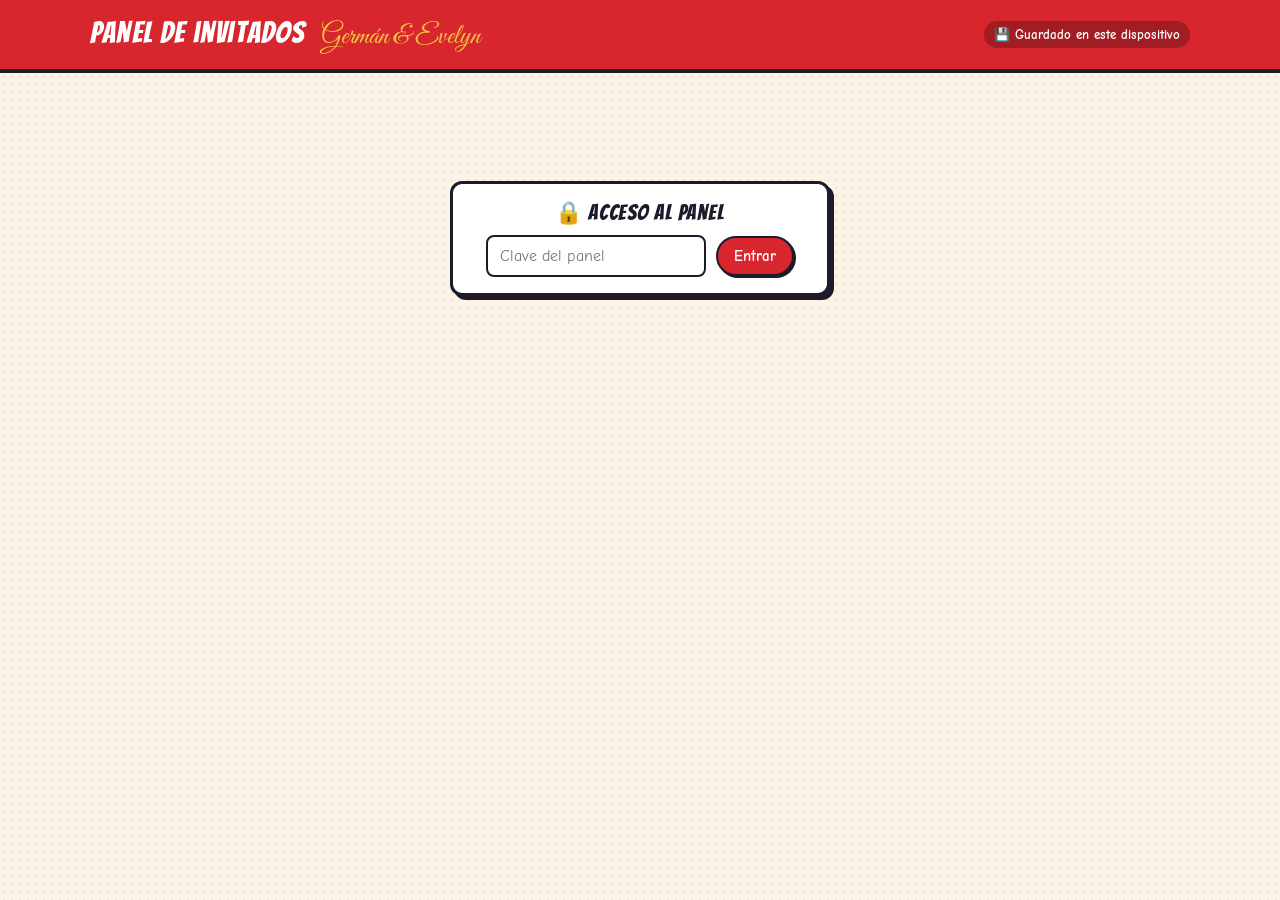
<file: admin.html>
<!doctype html>
<html lang="es">
<head>
<meta charset="utf-8">
<meta name="viewport" content="width=device-width, initial-scale=1">
<meta name="robots" content="noindex, nofollow">
<title>Panel de invitados · Germán & Evelyn</title>
<link rel="icon" href="assets/favicon.svg" type="image/svg+xml">
<link rel="stylesheet" href="assets/fonts/fonts.css">
<style>
:root{--ink:#1d1a2b;--paper:#fbf4e6;--red:#d7262e;--gold:#f4c443;--teal:#1f7a7a;--ok:#2bb673;--muted:#6b6577;--line:#e3d8c2}
*{box-sizing:border-box;margin:0;padding:0}
[hidden]{display:none!important}
body{font-family:"Comic Neue",system-ui,sans-serif;color:var(--ink);background:var(--paper);
  background-image:radial-gradient(rgba(29,26,43,.06) 1px,transparent 1.3px);background-size:8px 8px;min-height:100vh}
header{background:var(--red);color:#fff;padding:18px 16px;border-bottom:4px solid var(--ink)}
header .in{max-width:1100px;margin:auto;display:flex;align-items:center;justify-content:space-between;gap:12px;flex-wrap:wrap}
header h1{font:400 30px "Bangers";letter-spacing:.04em;line-height:1}
header h1 span{font-family:"Great Vibes";font-size:28px;color:var(--gold);letter-spacing:0;margin-left:8px}
.sync{font-size:13px;font-weight:700;background:rgba(0,0,0,.25);padding:6px 10px;border-radius:999px}
main{max-width:1100px;margin:auto;padding:18px 14px 60px;display:grid;gap:18px}
.card{background:#fff;border:3px solid var(--ink);border-radius:12px;box-shadow:4px 4px 0 var(--ink);padding:16px}
.card h2{font:400 22px "Bangers";letter-spacing:.04em;margin-bottom:10px}
.stats{display:grid;grid-template-columns:repeat(auto-fit,minmax(130px,1fr));gap:12px}
.stat{background:#fff;border:3px solid var(--ink);border-radius:12px;padding:10px 12px;box-shadow:3px 3px 0 var(--ink)}
.stat b{display:block;font:400 34px "Bangers";line-height:1}
.stat small{font-weight:700;color:var(--muted)}
.stat.ok b{color:var(--ok)} .stat.no b{color:var(--red)} .stat.gold{background:var(--gold)}
form.add{display:grid;grid-template-columns:2fr 1.3fr .6fr auto;gap:10px;align-items:end}
label{display:flex;flex-direction:column;gap:4px;font-weight:700;font-size:14px}
input,select,textarea{font:400 16px "Comic Neue",sans-serif;padding:10px 12px;border:2px solid var(--ink);border-radius:8px;background:#fff;width:100%}
textarea{min-height:90px;resize:vertical}
.btn{font:700 15px "Comic Neue";border:2px solid var(--ink);border-radius:999px;padding:9px 16px;cursor:pointer;background:#fff;
  box-shadow:2px 2px 0 var(--ink);white-space:nowrap;display:inline-flex;align-items:center;gap:6px;text-decoration:none;color:var(--ink)}
.btn:active{transform:translate(1px,1px);box-shadow:1px 1px 0 var(--ink)}
.btn.primary{background:var(--red);color:#fff}
.btn.wa{background:#25d366;color:#fff}
.btn.gold{background:var(--gold)}
.btn.sm{padding:6px 10px;font-size:13px}
.btn.ghost{box-shadow:none}
.toolbar{display:flex;gap:10px;flex-wrap:wrap;align-items:center;margin-bottom:12px}
.toolbar input{max-width:280px}
.toolbar .sp{flex:1}
.list{display:grid;gap:10px}
.g{display:grid;grid-template-columns:auto 1fr auto;gap:12px;align-items:center;border:2px solid var(--ink);border-radius:10px;padding:10px 12px;background:#fffdf8}
.g.si{background:#eafaf1;border-color:var(--ok)}
.g.no{background:#fdeeee}
.g .name{font-weight:700;font-size:17px;word-break:break-word}
.g .meta{font-size:13px;color:var(--muted);display:flex;gap:8px;flex-wrap:wrap;margin-top:3px;align-items:center}
.chip{font-size:12px;font-weight:700;padding:2px 8px;border-radius:999px;border:1.5px solid var(--ink);background:#fff}
.chip.env{background:#e6f1ff} .chip.si{background:var(--ok);color:#fff} .chip.no{background:var(--red);color:#fff} .chip.pend{background:#fff3cd}
.g .msg{font-size:13px;font-style:italic;margin-top:4px}
.chk{display:flex;flex-direction:column;align-items:center;gap:2px;font-size:11px;font-weight:700;color:var(--muted);cursor:pointer}
.chk input{width:26px;height:26px;accent-color:var(--ok);cursor:pointer}
.actions{display:flex;gap:6px;flex-wrap:wrap;justify-content:flex-end}
.empty{text-align:center;color:var(--muted);padding:26px;font-weight:700}
details summary{cursor:pointer;font-weight:700}
details[open] summary{margin-bottom:10px}
.row{display:flex;gap:10px;flex-wrap:wrap;align-items:center}
.hint{font-size:13px;color:var(--muted)}
.toast{position:fixed;left:50%;bottom:20px;transform:translateX(-50%) translateY(100px);background:var(--ink);color:#fff;padding:10px 18px;border-radius:999px;font-weight:700;transition:.3s;z-index:99}
.toast.show{transform:translateX(-50%) translateY(0)}
dialog{border:3px solid var(--ink);border-radius:12px;padding:18px;max-width:420px;width:92vw;box-shadow:6px 6px 0 var(--ink)}
dialog::backdrop{background:rgba(27,35,64,.55)}
dialog form{display:grid;gap:12px}
.lock{max-width:380px;margin:12vh auto;text-align:center}
@media (max-width:720px){
  form.add{grid-template-columns:1fr 1fr}
  form.add label:first-child{grid-column:1/3}
  form.add .btn{grid-column:1/3;justify-content:center}
  .g{grid-template-columns:auto 1fr}
  .actions{grid-column:1/3;justify-content:flex-start}
}
</style>
</head>
<body>
<header><div class="in">
  <h1>Panel de invitados <span>Germán &amp; Evelyn</span></h1>
  <div class="sync" id="sync">💾 Guardado en este dispositivo</div>
</div></header>

<div id="lock" class="card lock" hidden>
  <h2>🔒 Acceso al panel</h2>
  <form id="lockForm" class="row" style="justify-content:center">
    <input type="password" id="keyIn" placeholder="Clave del panel" required style="max-width:220px">
    <button class="btn primary">Entrar</button>
  </form>
</div>

<main id="app" hidden>
  <section class="stats" id="stats"></section>

  <section class="card">
    <h2>➕ Agregar invitado</h2>
    <form class="add" id="addForm" autocomplete="off">
      <label>Nombre como aparecerá en la invitación
        <input id="fNombre" required maxlength="80" placeholder="Ej: Familia Gómez Pérez · Tía Marta">
      </label>
      <label>WhatsApp (opcional)
        <input id="fTel" inputmode="tel" placeholder="300 123 4567">
      </label>
      <label>Cupos
        <input id="fCupos" type="number" min="1" max="20" value="1">
      </label>
      <button class="btn primary" type="submit">Agregar</button>
    </form>
    <details style="margin-top:14px">
      <summary>📋 Agregar varios a la vez</summary>
      <p class="hint" style="margin-bottom:8px">Uno por línea: <b>Nombre, WhatsApp, cupos</b> (WhatsApp y cupos son opcionales).</p>
      <textarea id="bulk" placeholder="Familia Gómez Pérez, 3001234567, 4&#10;Tía Marta, , 1&#10;Carlos y Ana, 3109876543, 2"></textarea>
      <div class="row" style="margin-top:8px"><button class="btn gold" id="bulkBtn" type="button">Agregar lista</button></div>
    </details>
  </section>

  <section class="card">
    <h2>👥 Invitados</h2>
    <div class="toolbar">
      <input id="search" placeholder="🔎 Buscar…">
      <select id="filter" style="max-width:200px">
        <option value="all">Todos</option><option value="pend">Sin enviar</option><option value="env">Enviada, sin respuesta</option>
        <option value="si">Confirmaron</option><option value="no">No asisten</option>
      </select>
      <span class="sp"></span>
      <button class="btn sm" id="refresh" type="button" hidden>🔄 Actualizar respuestas</button>
    </div>
    <div class="list" id="list"></div>
  </section>

  <section class="card">
    <details>
      <summary>✉️ Mensaje de WhatsApp</summary>
      <p class="hint" style="margin-bottom:8px"><b>{nombre}</b> y <b>{enlace}</b> se reemplazan automáticamente. Deja el enlace solo en su línea para que WhatsApp muestre la vista previa.</p>
      <textarea id="tpl" style="min-height:150px"></textarea>
      <div class="row" style="margin-top:8px"><button class="btn sm" id="tplReset" type="button">Restaurar mensaje original</button></div>
    </details>
  </section>

  <section class="card">
    <details>
      <summary>🗂️ Copias de seguridad y exportar</summary>
      <div class="row">
        <button class="btn sm" id="csv" type="button">⬇️ Exportar a Excel (CSV)</button>
        <button class="btn sm" id="bak" type="button">💾 Descargar copia (JSON)</button>
        <label class="btn sm" style="flex-direction:row">📂 Restaurar copia<input type="file" id="imp" accept=".json" hidden></label>
      </div>
      <p class="hint" style="margin-top:10px" id="modeHint"></p>
    </details>
  </section>
</main>

<dialog id="edit">
  <form method="dialog" id="editForm">
    <h2 style="font:400 22px Bangers">✏️ Editar invitado</h2>
    <label>Nombre<input id="eNombre" required maxlength="80"></label>
    <label>WhatsApp<input id="eTel" inputmode="tel"></label>
    <label>Cupos<input id="eCupos" type="number" min="1" max="20"></label>
    <label>Respuesta
      <select id="eRsvp"><option value="">Sin respuesta</option><option value="si">Sí asiste</option><option value="no">No asiste</option></select>
    </label>
    <label>Personas que asisten<input id="eAsis" type="number" min="0" max="20"></label>
    <div class="row" style="justify-content:space-between">
      <button class="btn ghost" value="cancel" formnovalidate>Cancelar</button>
      <button class="btn primary" value="ok">Guardar</button>
    </div>
  </form>
</dialog>
<div class="toast" id="toast"></div>

<script src="config.js"></script>
<script>
(function(){
const C = window.CONFIG || {};
const LS = 'ge_invitados_v1', LS_TPL = 'ge_tpl_v1', LS_KEY = 'ge_admin_key';
const $ = s => document.querySelector(s);
let guests = [];
let adminKey = '';

/* ---------------- Utilidades ---------------- */
const uid = () => Math.random().toString(36).slice(2,8) + Date.now().toString(36).slice(-3);
const esc = s => String(s??'').replace(/[&<>"]/g,c=>({'&':'&amp;','<':'&lt;','>':'&gt;','"':'&quot;'}[c]));
const get = (k,d) => { try{ const v=localStorage.getItem(k); return v===null?d:v; }catch{ return d; } };
const set = (k,v) => { try{ localStorage.setItem(k,v); }catch{} };
function toast(t){ const el=$('#toast'); el.textContent=t; el.classList.add('show'); clearTimeout(el._t); el._t=setTimeout(()=>el.classList.remove('show'),2200); }
function phone(t){
  let d = String(t||'').replace(/\D/g,'');
  if (!d) return '';
  if (d.length===10 && d.startsWith('3')) d = '57'+d;   // celular colombiano sin indicativo
  return d;
}
function siteBase(){
  if (C.SITE_URL) return C.SITE_URL.replace(/\/?$/,'/');
  return new URL('./', location.href).href;
}
function linkFor(g){
  const u = new URL(siteBase());
  u.searchParams.set('para', g.nombre);
  if (g.cupos) u.searchParams.set('cupos', g.cupos);
  u.searchParams.set('id', g.id);
  return u.href;
}
function message(g){
  const tpl = get(LS_TPL, C.MENSAJE_WHATSAPP || '{enlace}');
  return tpl.replaceAll('{nombre}', g.nombre).replaceAll('{enlace}', linkFor(g));
}
function waURL(g){
  const p = phone(g.telefono);
  return (p ? `https://wa.me/${p}` : 'https://wa.me/') + '?text=' + encodeURIComponent(message(g));
}

/* ---------------- Almacenamiento ---------------- */
function saveLocal(){ set(LS, JSON.stringify(guests)); }
function loadLocal(){ try{ guests = JSON.parse(get(LS,'[]')) || []; }catch{ guests=[]; } }

async function api(payload){
  if (!C.SHEETS_URL) return null;
  setSync('⏳ Sincronizando…');
  try{
    const r = await fetch(C.SHEETS_URL, { method:'POST', body: JSON.stringify({ ...payload, key: adminKey }) });
    const j = await r.json();
    if (!j.ok) throw new Error(j.error || 'Error');
    setSync('☁️ Sincronizado con Google Sheets');
    return j;
  }catch(e){
    setSync('⚠️ Sin conexión con la hoja — guardado local');
    return null;
  }
}
async function pull(){
  if (!C.SHEETS_URL) return;
  const j = await api({ action:'list' });
  if (j && Array.isArray(j.guests)){
    // La hoja manda; se conservan los que solo existan localmente (y se suben)
    const remote = new Map(j.guests.map(g=>[g.id,g]));
    const onlyLocal = guests.filter(g=>!remote.has(g.id));
    guests = j.guests.map(normalize).concat(onlyLocal);
    saveLocal(); render();
    for (const g of onlyLocal) api({ action:'upsert', guest:g });
  }
}
function normalize(g){
  return {
    id: String(g.id||uid()), nombre: String(g.nombre||'').trim(), telefono: String(g.telefono||''),
    cupos: parseInt(g.cupos,10)||1, enviada: g.enviada===true || g.enviada==='TRUE' || g.enviada==='true',
    enviadaEn: g.enviadaEn||'', rsvp: g.rsvp||'', asistentes: parseInt(g.asistentes,10)||0,
    mensaje: g.mensaje||'', respondidoEn: g.respondidoEn||'', creado: g.creado||new Date().toISOString()
  };
}
function setSync(t){ $('#sync').textContent = t; }

async function upsert(g, forceRsvp=false){ saveLocal(); render(); await api({ action:'upsert', guest:g, forceRsvp }); }
async function remove(id){ guests = guests.filter(g=>g.id!==id); saveLocal(); render(); await api({ action:'delete', id }); }

/* ---------------- Interfaz ---------------- */
function stats(){
  const t = guests.length, env = guests.filter(g=>g.enviada).length;
  const si = guests.filter(g=>g.rsvp==='si'), no = guests.filter(g=>g.rsvp==='no').length;
  const cup = guests.reduce((a,g)=>a+(g.cupos||0),0);
  const pers = si.reduce((a,g)=>a+(g.asistentes||g.cupos||1),0);
  $('#stats').innerHTML = `
    <div class="stat"><b>${t}</b><small>Invitaciones</small></div>
    <div class="stat"><b>${cup}</b><small>Cupos totales</small></div>
    <div class="stat"><b>${env}</b><small>Enviadas</small></div>
    <div class="stat ok"><b>${si.length}</b><small>Confirmaron</small></div>
    <div class="stat gold"><b>${pers}</b><small>Personas confirmadas</small></div>
    <div class="stat no"><b>${no}</b><small>No asisten</small></div>
    <div class="stat"><b>${t - si.length - no}</b><small>Sin respuesta</small></div>`;
}
function status(g){
  if (g.rsvp==='si') return 'si'; if (g.rsvp==='no') return 'no';
  return g.enviada ? 'env' : 'pend';
}
function render(){
  stats();
  const q = $('#search').value.trim().toLowerCase(), f = $('#filter').value;
  const rows = guests
    .filter(g => !q || g.nombre.toLowerCase().includes(q) || (g.telefono||'').includes(q))
    .filter(g => f==='all' || status(g)===f)
    .sort((a,b)=> a.nombre.localeCompare(b.nombre,'es'));
  if (!rows.length){ $('#list').innerHTML = `<div class="empty">${guests.length?'Nadie coincide con la búsqueda.':'Aún no hay invitados. ¡Agrega el primero arriba! 💌'}</div>`; return; }
  $('#list').innerHTML = rows.map(g=>{
    const st = status(g);
    const chip = {pend:'<span class="chip pend">Sin enviar</span>', env:'<span class="chip env">Enviada · esperando respuesta</span>',
                  si:`<span class="chip si">✅ Confirmó${g.asistentes?` · ${g.asistentes} pers.`:''}</span>`, no:'<span class="chip no">No asiste</span>'}[st];
    return `<div class="g ${st==='si'?'si':st==='no'?'no':''}" data-id="${g.id}">
      <label class="chk" title="Marcar como confirmado"><input type="checkbox" data-act="confirm" ${g.rsvp==='si'?'checked':''}>Confirmó</label>
      <div>
        <div class="name">${esc(g.nombre)}</div>
        <div class="meta">${chip}<span>🎟️ ${g.cupos} cupo${g.cupos>1?'s':''}</span>${g.telefono?`<span>📱 ${esc(g.telefono)}</span>`:''}</div>
        ${g.mensaje?`<div class="msg">💬 “${esc(g.mensaje)}”</div>`:''}
      </div>
      <div class="actions">
        <button class="btn wa sm" data-act="send">💬 ${g.enviada?'Reenviar':'Enviar'}</button>
        <button class="btn sm" data-act="copy" title="Copiar enlace">🔗</button>
        <a class="btn sm" href="${esc(linkFor(g))}" target="_blank" rel="noopener" title="Ver invitación">👁️</a>
        <button class="btn sm" data-act="edit" title="Editar">✏️</button>
        <button class="btn sm" data-act="del" title="Eliminar">🗑️</button>
      </div></div>`;
  }).join('');
}

$('#list').addEventListener('click', async e=>{
  const el = e.target.closest('[data-act]'); if (!el) return;
  const id = el.closest('.g').dataset.id, g = guests.find(x=>x.id===id); if (!g) return;
  const act = el.dataset.act;
  if (act==='send'){
    window.open(waURL(g), '_blank');
    g.enviada = true; g.enviadaEn = new Date().toISOString(); upsert(g);
  } else if (act==='copy'){
    try{ await navigator.clipboard.writeText(message(g)); toast('Mensaje con enlace copiado 📋'); }
    catch{ prompt('Copia el enlace:', linkFor(g)); }
  } else if (act==='edit'){
    openEdit(g);
  } else if (act==='del'){
    if (confirm(`¿Eliminar a "${g.nombre}"?`)) remove(id);
  }
});
$('#list').addEventListener('change', e=>{
  if (e.target.dataset.act!=='confirm') return;
  const g = guests.find(x=>x.id===e.target.closest('.g').dataset.id);
  if (e.target.checked){ g.rsvp='si'; if(!g.asistentes) g.asistentes=g.cupos; g.respondidoEn=new Date().toISOString(); }
  else { g.rsvp=''; g.asistentes=0; }
  upsert(g, true);
});

function addGuest(nombre, tel, cupos){
  nombre = String(nombre||'').trim(); if (!nombre) return null;
  const g = normalize({ id:uid(), nombre, telefono:String(tel||'').trim(), cupos: Math.max(1, parseInt(cupos,10)||1) });
  guests.push(g); return g;
}
$('#addForm').addEventListener('submit', e=>{
  e.preventDefault();
  const g = addGuest($('#fNombre').value, $('#fTel').value, $('#fCupos').value);
  if (g){ upsert(g); toast(`${g.nombre} agregado ✨`); }
  e.target.reset(); $('#fCupos').value=1; $('#fNombre').focus();
});
$('#bulkBtn').onclick = async ()=>{
  const lines = $('#bulk').value.split('\n').map(l=>l.trim()).filter(Boolean);
  const added = [];
  for (const l of lines){ const [n,t,c] = l.split(/[,;\t]/).map(s=>s.trim()); const g = addGuest(n,t,c); if (g) added.push(g); }
  saveLocal(); render(); $('#bulk').value=''; toast(`${added.length} invitados agregados`);
  for (const g of added) await api({ action:'upsert', guest:g });
};

const dlg = $('#edit'); let editing = null;
function openEdit(g){
  editing = g; $('#eNombre').value=g.nombre; $('#eTel').value=g.telefono; $('#eCupos').value=g.cupos;
  $('#eRsvp').value=g.rsvp||''; $('#eAsis').value=g.asistentes||0; dlg.showModal();
}
dlg.addEventListener('close', ()=>{
  if (dlg.returnValue!=='ok' || !editing) return;
  Object.assign(editing, { nombre:$('#eNombre').value.trim()||editing.nombre, telefono:$('#eTel').value.trim(),
    cupos:Math.max(1,parseInt($('#eCupos').value,10)||1), rsvp:$('#eRsvp').value, asistentes:parseInt($('#eAsis').value,10)||0 });
  upsert(editing, true); editing=null;
});

$('#search').oninput = render; $('#filter').onchange = render;
$('#refresh').onclick = async ()=>{ await pull(); toast('Respuestas actualizadas'); };

// Plantilla
$('#tpl').value = get(LS_TPL, C.MENSAJE_WHATSAPP);
$('#tpl').oninput = e => set(LS_TPL, e.target.value);
$('#tplReset').onclick = ()=>{ $('#tpl').value = C.MENSAJE_WHATSAPP; set(LS_TPL, C.MENSAJE_WHATSAPP); toast('Mensaje restaurado'); };

// Exportar / importar
function download(name, text, type){ const a=document.createElement('a'); a.href=URL.createObjectURL(new Blob([text],{type})); a.download=name; a.click(); setTimeout(()=>URL.revokeObjectURL(a.href),1000); }
$('#csv').onclick = ()=>{
  const head = ['Nombre','WhatsApp','Cupos','Enviada','Respuesta','Personas que asisten','Mensaje','Enlace'];
  const q = v => `"${String(v??'').replace(/"/g,'""')}"`;
  const rows = guests.map(g=>[g.nombre,g.telefono,g.cupos,g.enviada?'Sí':'No',g.rsvp==='si'?'Asiste':g.rsvp==='no'?'No asiste':'Pendiente',g.asistentes,g.mensaje,linkFor(g)].map(q).join(';'));
  download('invitados-german-evelyn.csv', '﻿'+[head.map(q).join(';'),...rows].join('\n'), 'text/csv;charset=utf-8');
};
$('#bak').onclick = ()=> download('copia-invitados.json', JSON.stringify(guests,null,2), 'application/json');
$('#imp').onchange = async e=>{
  const f = e.target.files[0]; if (!f) return;
  try{
    const arr = JSON.parse(await f.text()); if (!Array.isArray(arr)) throw 0;
    if (!confirm(`¿Restaurar ${arr.length} invitados? Se reemplazará la lista actual de este dispositivo.`)) return;
    guests = arr.map(normalize); saveLocal(); render(); toast('Copia restaurada');
    for (const g of guests) await api({ action:'upsert', guest:g, forceRsvp:true });
  }catch{ alert('El archivo no es una copia válida.'); }
  e.target.value='';
};

/* ---------------- Inicio ---------------- */
function start(){
  $('#lock').hidden = true; $('#app').hidden = false;
  loadLocal(); render();
  if (C.SHEETS_URL){
    $('#refresh').hidden = false;
    $('#modeHint').innerHTML = 'Los invitados y las confirmaciones se guardan en tu hoja de Google. Las respuestas que los invitados envían desde la invitación aparecen aquí al pulsar <b>Actualizar respuestas</b>.';
    pull(); setInterval(pull, 60000);
  } else {
    $('#modeHint').innerHTML = 'Modo local: la lista vive solo en este navegador. Descarga copias con frecuencia. Para registrar confirmaciones automáticamente y usar el panel desde varios dispositivos, conecta Google Sheets (ver README).';
  }
}
async function tryKey(k){
  adminKey = k;
  const j = await api({ action:'list' });
  return !!(j && Array.isArray(j.guests));
}
(async ()=>{
  if (!C.SHEETS_URL) return start();
  // Con Google Sheets, la clave se valida contra la hoja (no se guarda en el código)
  const saved = get(LS_KEY,'');
  if (saved && await tryKey(saved)) return start();
  $('#lock').hidden = false;
  $('#lockForm').onsubmit = async e=>{
    e.preventDefault();
    if (await tryKey($('#keyIn').value)){ set(LS_KEY, adminKey); start(); }
    else toast('Clave incorrecta o sin conexión con la hoja');
  };
})();
})();
</script>
</body>
</html>
</file>
<file: assets/fonts/fonts.css>
@font-face{font-family:"Bangers";font-style:normal;font-weight:400;font-display:swap;src:url(bangers-latin-400-normal.woff2) format("woff2")}
@font-face{font-family:"Comic Neue";font-style:normal;font-weight:400;font-display:swap;src:url(comic-neue-latin-400-normal.woff2) format("woff2")}
@font-face{font-family:"Comic Neue";font-style:normal;font-weight:700;font-display:swap;src:url(comic-neue-latin-700-normal.woff2) format("woff2")}
@font-face{font-family:"Great Vibes";font-style:normal;font-weight:400;font-display:swap;src:url(great-vibes-latin-400-normal.woff2) format("woff2")}
@font-face{font-family:"Kalam";font-style:normal;font-weight:400;font-display:swap;src:url(kalam-latin-400-normal.woff2) format("woff2")}
@font-face{font-family:"Kalam";font-style:normal;font-weight:700;font-display:swap;src:url(kalam-latin-700-normal.woff2) format("woff2")}
</file>
